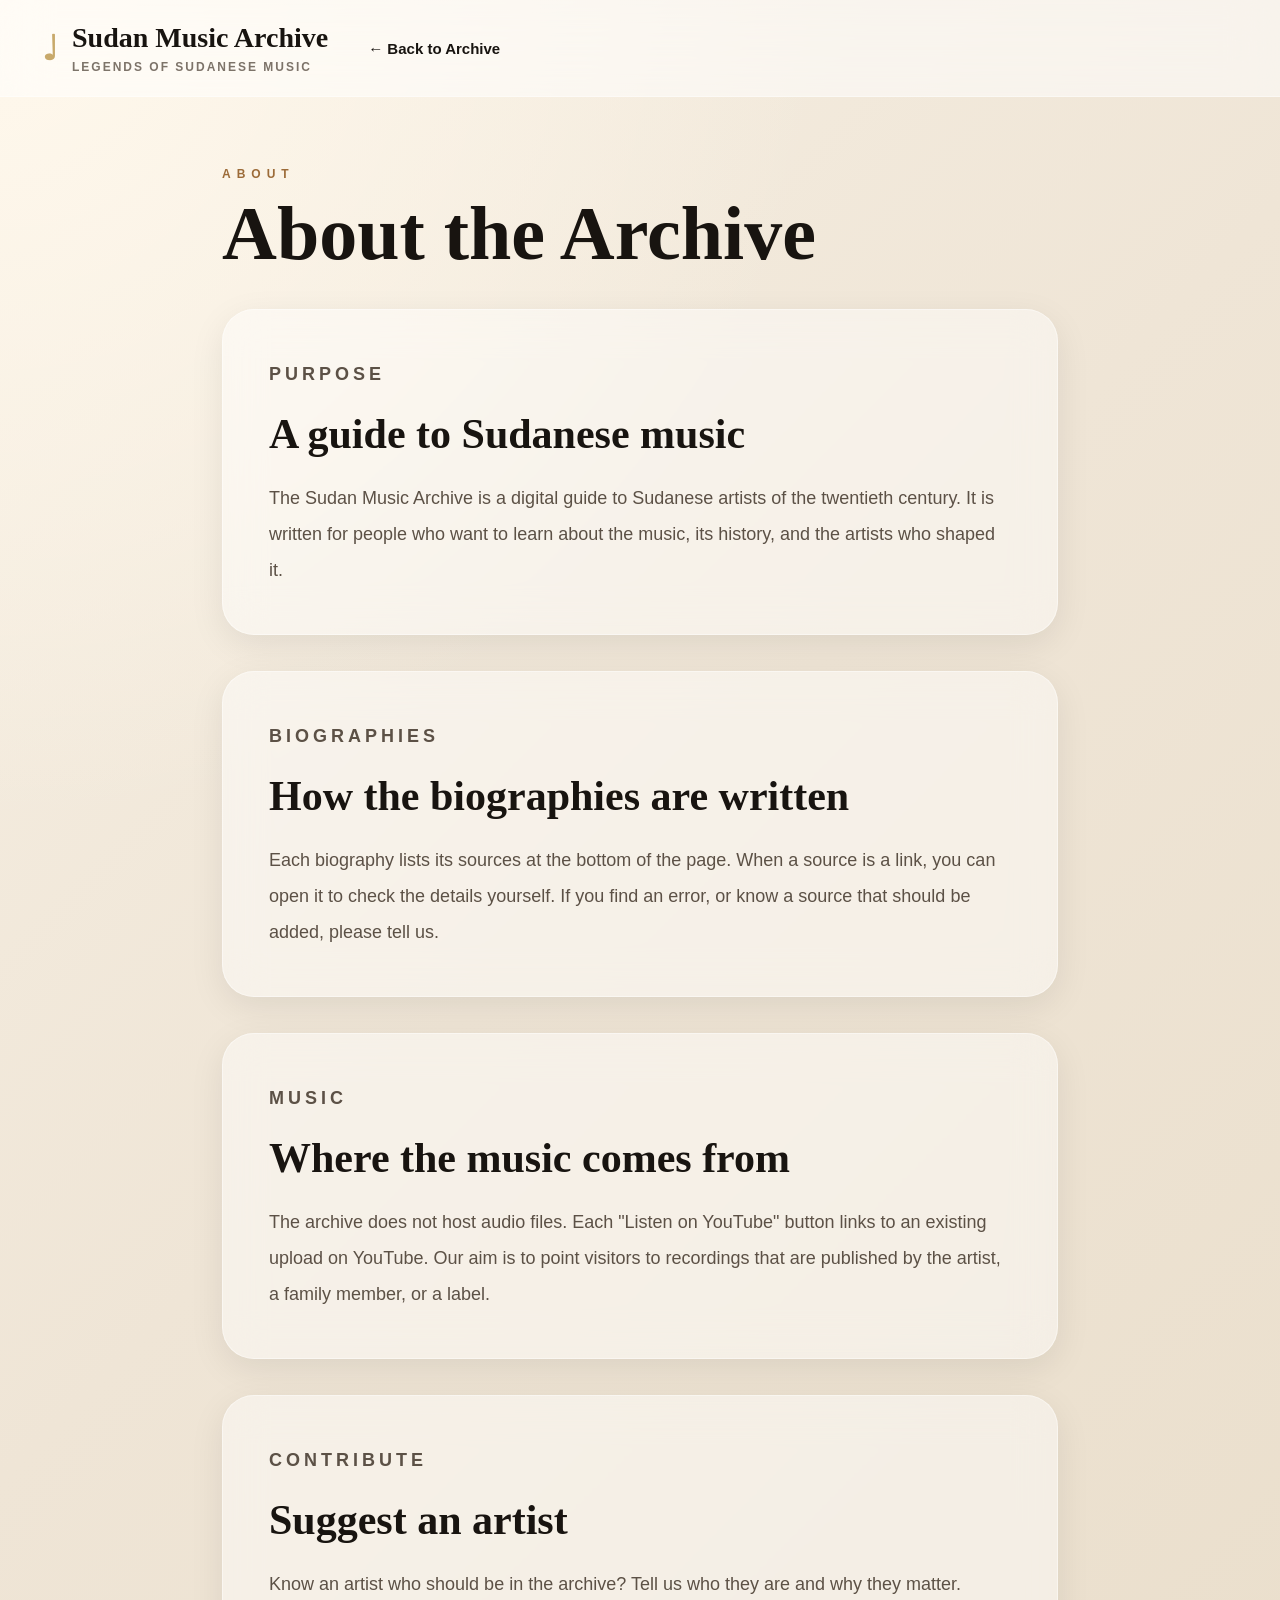
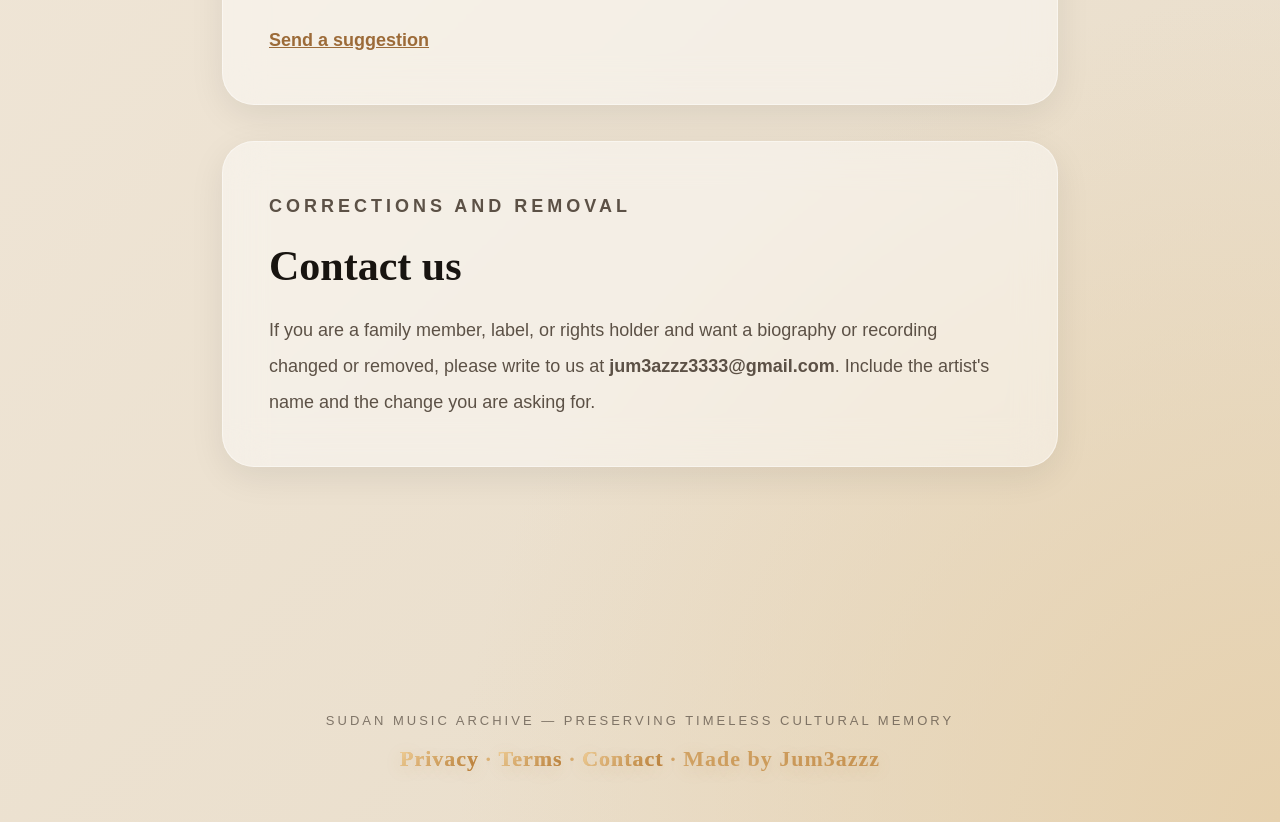
<file: about.html>
<!DOCTYPE html>
<html lang="en">

<head>
  <meta charset="UTF-8" />
  <meta name="viewport" content="width=device-width, initial-scale=1.0" />
  <meta http-equiv="Content-Security-Policy" content="default-src 'self'; script-src 'self' 'unsafe-inline' https://cdn.jsdelivr.net; style-src 'self' 'unsafe-inline' https://fonts.googleapis.com; font-src https://fonts.gstatic.com; img-src 'self' data: https://*.supabase.co; connect-src 'self' https://*.supabase.co; object-src 'none'; base-uri 'self'; form-action 'self'" />
  <title>About | Sudan Music Archive</title>

  <meta name="description" content="About the Sudan Music Archive, a digital guide to Sudanese artists of the twentieth century." />
  <meta property="og:title" content="About | Sudan Music Archive" />
  <meta property="og:description" content="About the Sudan Music Archive, a digital guide to Sudanese artists of the twentieth century." />
  <meta property="og:type" content="website" />
  <meta property="og:image" content="https://jum3azzz.github.io/The-Voices-of-a-Nation/og-image.jpg" />
  <meta property="og:image:width" content="1200" />
  <meta property="og:image:height" content="630" />
  <meta name="twitter:card" content="summary_large_image" />
  <link rel="icon" href="favicon.svg" type="image/svg+xml" />

  <link href="https://fonts.googleapis.com/css2?family=Playfair+Display:ital,wght@0,400;0,700;1,400&family=Lato:wght@300;400;700&display=swap" rel="stylesheet" />
  <link rel="stylesheet" href="styles.css" />
</head>

<body>

  <div class="screen active">

    <!-- NAVBAR -->
    <nav class="topbar">

      <a class="topbar-brand" href="index.html" style="text-decoration:none; color: var(--text)">
        <span class="mark">♩</span>
        <div class="topbar-title">
          <span>Sudan Music Archive</span>
          <span class="topbar-tagline">Legends of Sudanese music</span>
        </div>
      </a>

      <ul class="nav-links">
        <li>
          <a href="index.html" class="about-back">← Back to Archive</a>
        </li>
      </ul>

    </nav>

    <!-- ABOUT CONTENT -->
    <main class="bio-page about-page">

      <p class="hero-eyebrow">About</p>

      <h1 class="bio-name about-title">About the Archive</h1>

      <div class="bio-section">
        <p class="bio-section-label">Purpose</p>
        <h2>A guide to Sudanese music</h2>
        <p>
          The Sudan Music Archive is a digital guide to Sudanese artists of the twentieth century.
          It is written for people who want to learn about the music, its history, and the artists who shaped it.
        </p>
      </div>

      <div class="bio-section">
        <p class="bio-section-label">Biographies</p>
        <h2>How the biographies are written</h2>
        <p>
          Each biography lists its sources at the bottom of the page.
          When a source is a link, you can open it to check the details yourself.
          If you find an error, or know a source that should be added, please tell us.
        </p>
      </div>

      <div class="bio-section">
        <p class="bio-section-label">Music</p>
        <h2>Where the music comes from</h2>
        <p>
          The archive does not host audio files.
          Each "Listen on YouTube" button links to an existing upload on YouTube.
          Our aim is to point visitors to recordings that are published by the artist, a family member, or a label.
        </p>
      </div>

      <div class="bio-section">
        <p class="bio-section-label">Contribute</p>
        <h2>Suggest an artist</h2>
        <p>
          Know an artist who should be in the archive? Tell us who they are and why they matter.
        </p>
        <p style="margin-top: 20px">
          <a href="index.html#suggest-form" class="about-link">Send a suggestion</a>
        </p>
      </div>

      <section id="contact" class="bio-section">
        <p class="bio-section-label">Corrections and removal</p>
        <h2>Contact us</h2>
        <p>
          If you are a family member, label, or rights holder and want a biography or recording changed or removed, please write to us at
          <strong>jum3azzz3333@gmail.com</strong>.
          Include the artist's name and the change you are asking for.
        </p>
      </section>


    </main>

    <footer class="page-footer">

      <div class="footer-main">
        Sudan Music Archive — Preserving timeless cultural memory
      </div>

      <div class="footer-credit">
        <a href="privacy.html">Privacy</a> · <a href="terms.html">Terms</a> · <a href="about.html#contact">Contact</a> · Made by Jum3azzz
      </div>

    </footer>

  </div>

</body>

</html>
</file>
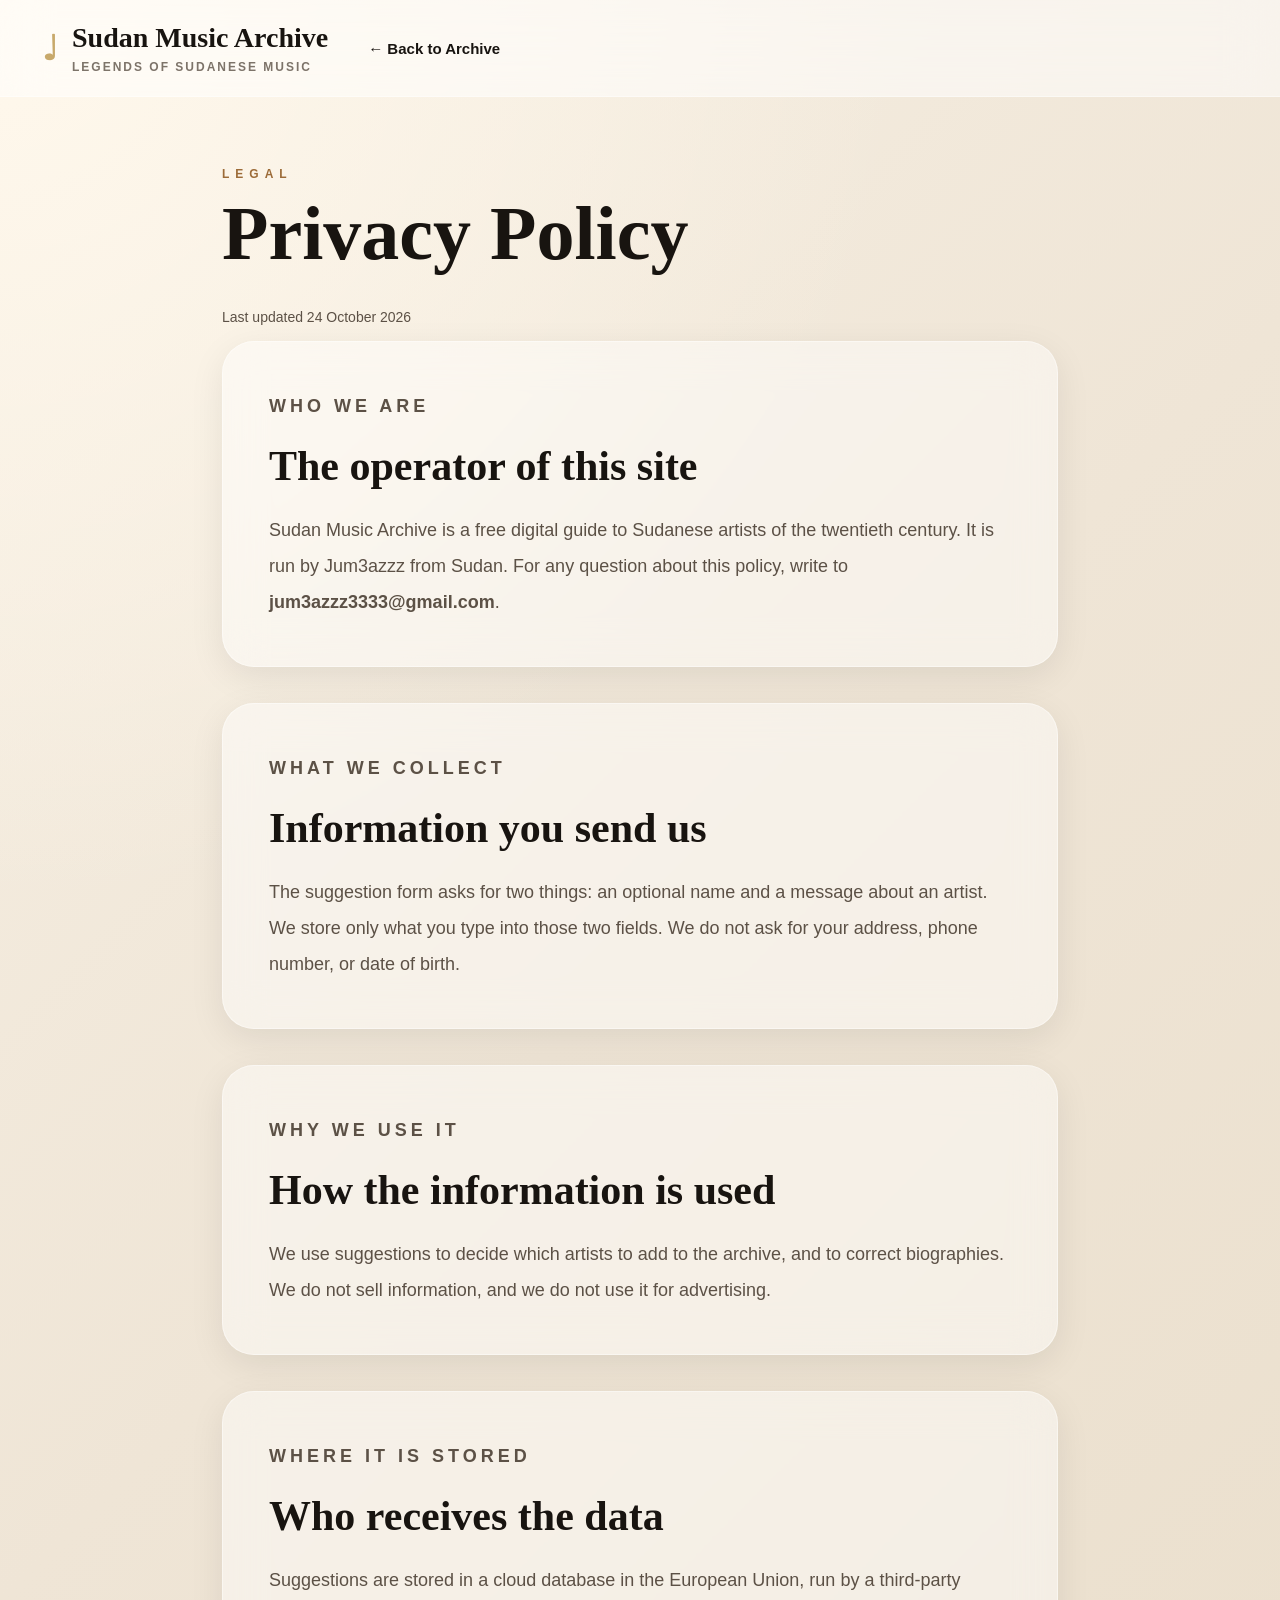
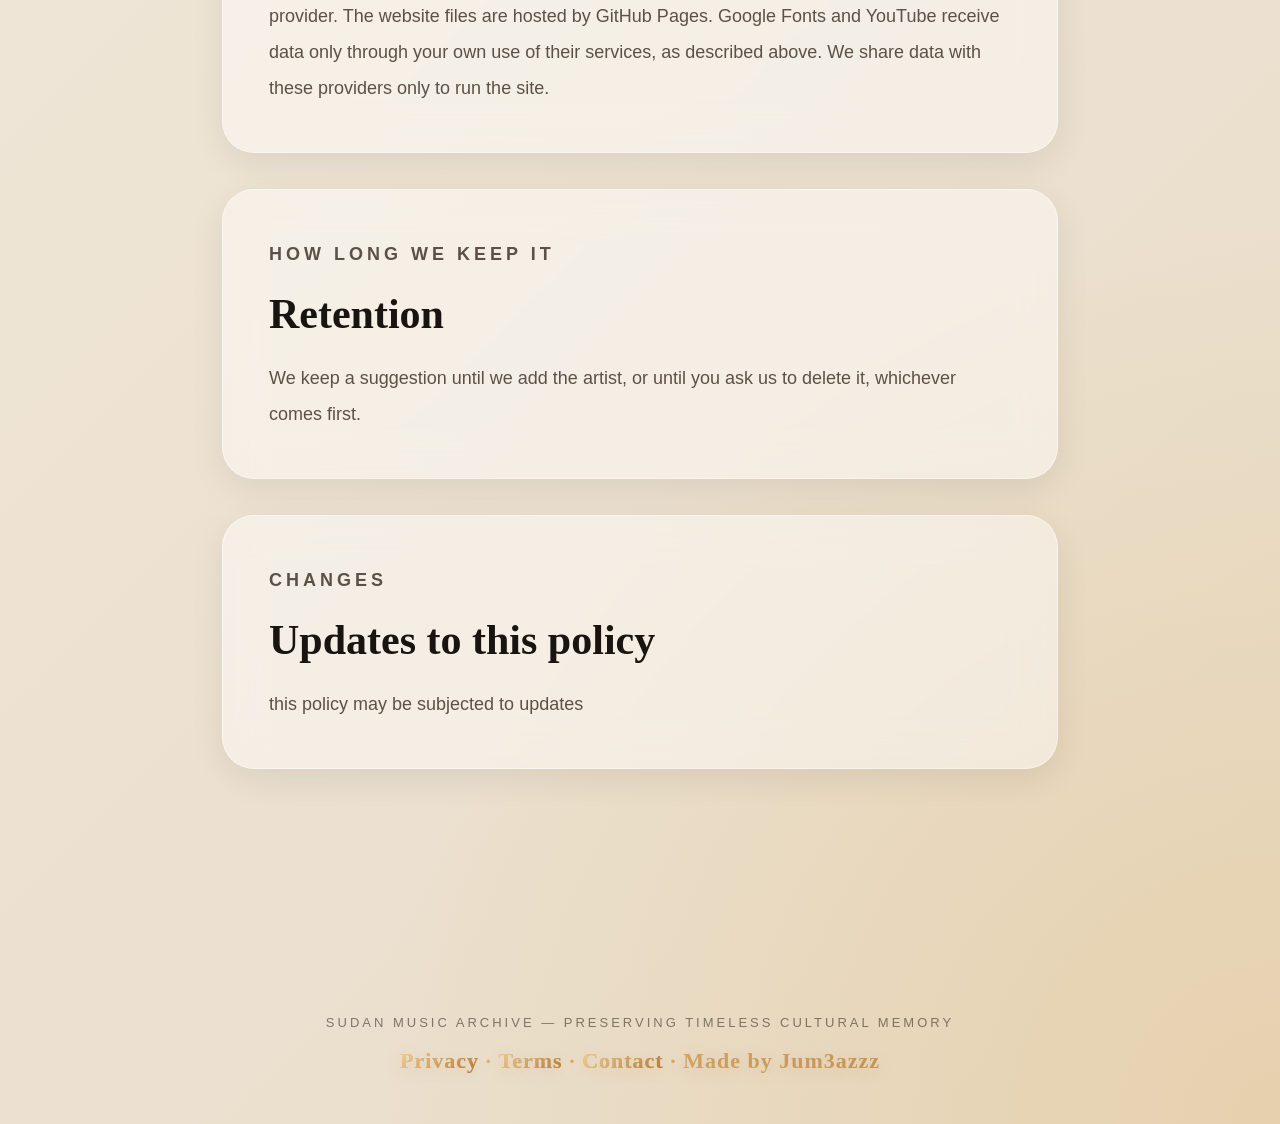
<file: privacy.html>
<!doctype html>
<html lang="en">
  <head>
    <meta charset="UTF-8" />
    <meta name="viewport" content="width=device-width, initial-scale=1.0" />
    <title>Privacy Policy | Sudan Music Archive</title>

    <meta
      name="description"
      content="How the Sudan Music Archive handles the personal information you send us."
    />
    <meta
      http-equiv="Content-Security-Policy"
      content="default-src 'self'; script-src 'self' 'unsafe-inline' https://cdn.jsdelivr.net; style-src 'self' 'unsafe-inline' https://fonts.googleapis.com; font-src https://fonts.gstatic.com; img-src 'self' data: https://*.supabase.co; connect-src 'self' https://*.supabase.co; object-src 'none'; base-uri 'self'; form-action 'self'"
    />
    <link rel="icon" href="favicon.svg" type="image/svg+xml" />

    <link
      href="https://fonts.googleapis.com/css2?family=Playfair+Display:ital,wght@0,400;0,700;1,400&family=Lato:wght@300;400;700&display=swap"
      rel="stylesheet"
    />
    <link rel="stylesheet" href="styles.css" />
  </head>

  <body>
    <div class="screen active">
      <!-- NAVBAR -->
      <nav class="topbar">
        <a
          class="topbar-brand"
          href="index.html"
          style="text-decoration: none; color: var(--text)"
        >
          <span class="mark">♩</span>
          <div class="topbar-title">
            <span>Sudan Music Archive</span>
            <span class="topbar-tagline">Legends of Sudanese music</span>
          </div>
        </a>

        <ul class="nav-links">
          <li>
            <a href="index.html" class="about-back">← Back to Archive</a>
          </li>
        </ul>
      </nav>

      <main class="bio-page about-page">
        <p class="hero-eyebrow">Legal</p>

        <h1 class="bio-name about-title">Privacy Policy</h1>

        <p class="section-hint">Last updated 24 October 2026</p>

        <div class="bio-section">
          <p class="bio-section-label">Who we are</p>
          <h2>The operator of this site</h2>
          <p>
            Sudan Music Archive is a free digital guide to Sudanese artists of
            the twentieth century. It is run by Jum3azzz from Sudan. For any
            question about this policy, write to
            <strong>jum3azzz3333@gmail.com</strong>.
          </p>
        </div>

        <div class="bio-section">
          <p class="bio-section-label">What we collect</p>
          <h2>Information you send us</h2>
          <p>
            The suggestion form asks for two things: an optional name and a
            message about an artist. We store only what you type into those two
            fields. We do not ask for your address, phone number, or date of
            birth.
          </p>
        </div>

        <div class="bio-section">
          <p class="bio-section-label">Why we use it</p>
          <h2>How the information is used</h2>
          <p>
            We use suggestions to decide which artists to add to the archive,
            and to correct biographies. We do not sell information, and we do
            not use it for advertising.
          </p>
        </div>

        <div class="bio-section">
          <p class="bio-section-label">Where it is stored</p>
          <h2>Who receives the data</h2>
          <p>
            Suggestions are stored in a cloud database in the European Union,
            run by a third-party provider. The website files are hosted by
            GitHub Pages. Google Fonts and YouTube receive data only through
            your own use of their services, as described above. We share data
            with these providers only to run the site.
          </p>
        </div>

        <div class="bio-section">
          <p class="bio-section-label">How long we keep it</p>
          <h2>Retention</h2>
          <p>
            We keep a suggestion until we add the artist, or until you ask us to
            delete it, whichever comes first.
          </p>
        </div>

        <div class="bio-section">
          <p class="bio-section-label">Changes</p>
          <h2>Updates to this policy</h2>
          <p>this policy may be subjected to updates</p>
        </div>
      </main>

      <footer class="page-footer">
        <div class="footer-main">
          Sudan Music Archive — Preserving timeless cultural memory
        </div>

        <div class="footer-credit">
          <a href="privacy.html">Privacy</a> · <a href="terms.html">Terms</a> · <a href="about.html#contact">Contact</a> ·
          Made by Jum3azzz
        </div>
      </footer>
    </div>
  </body>
</html>
</file>
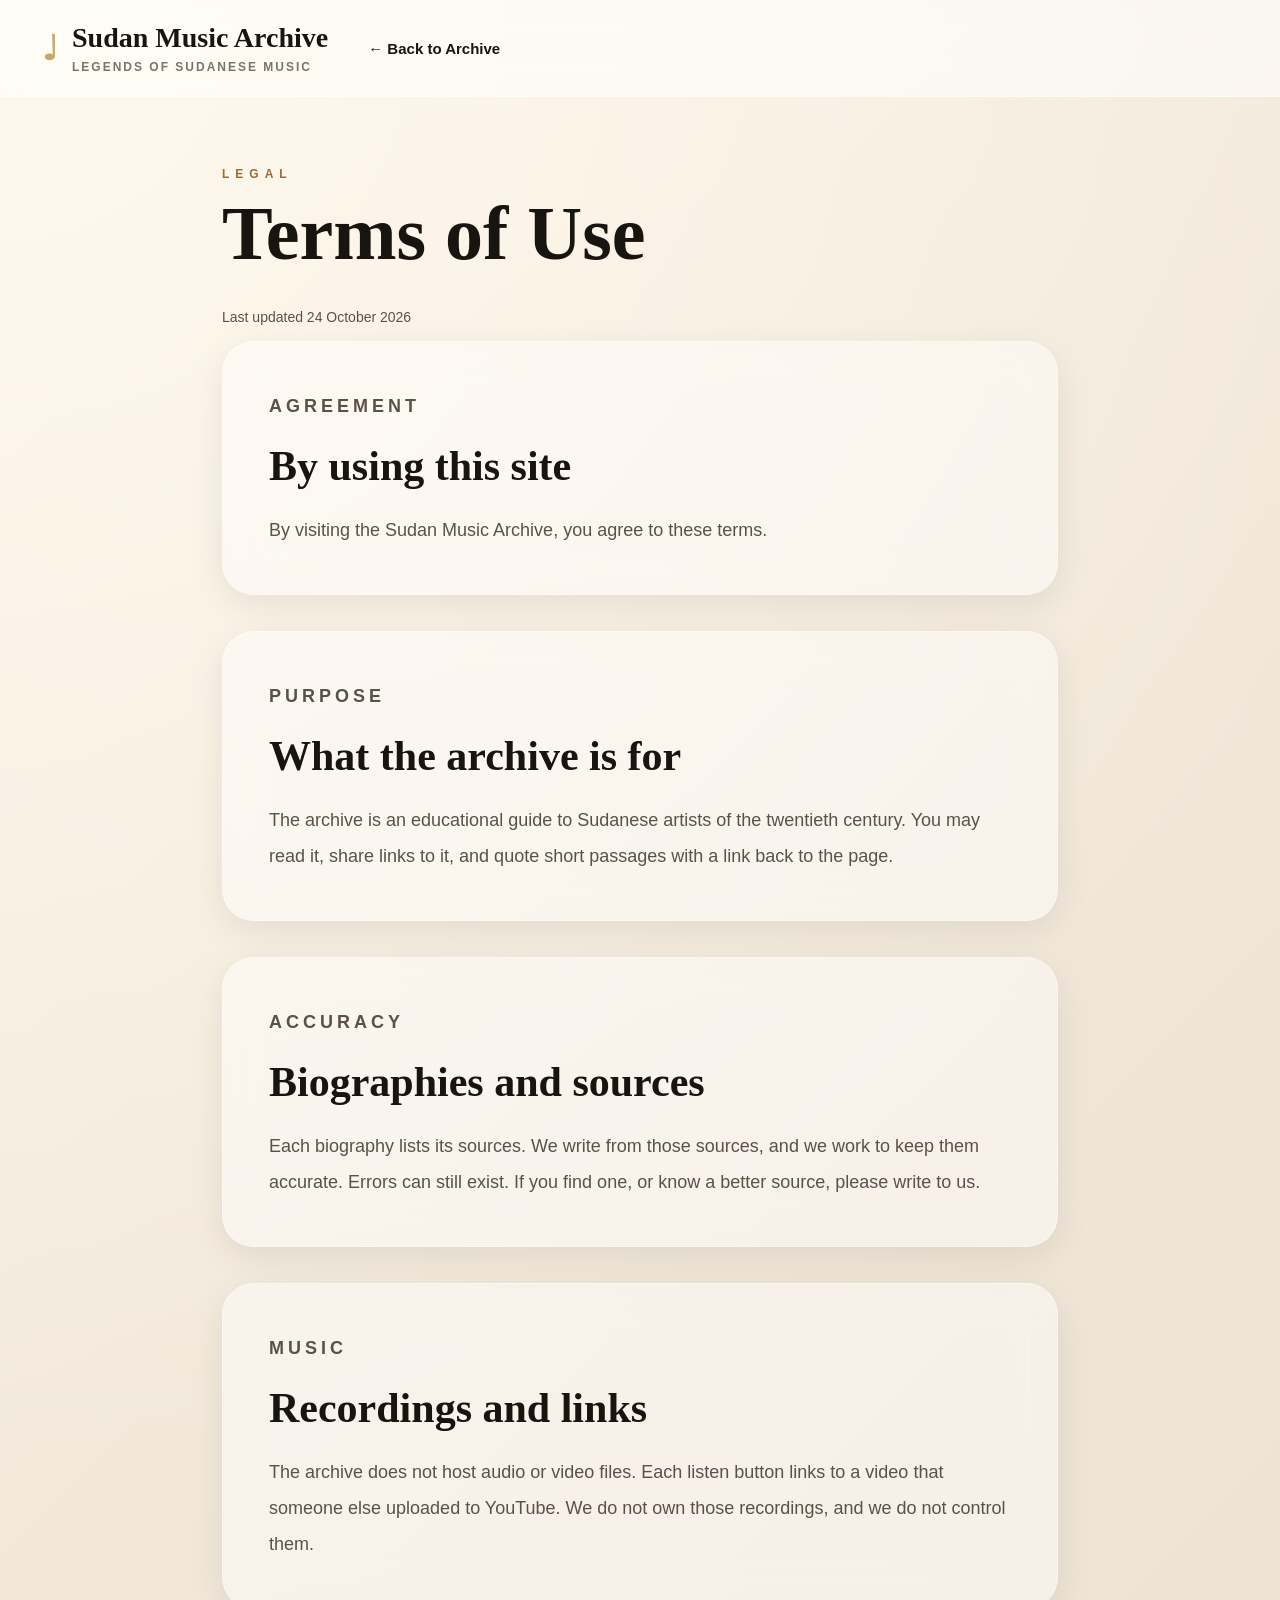
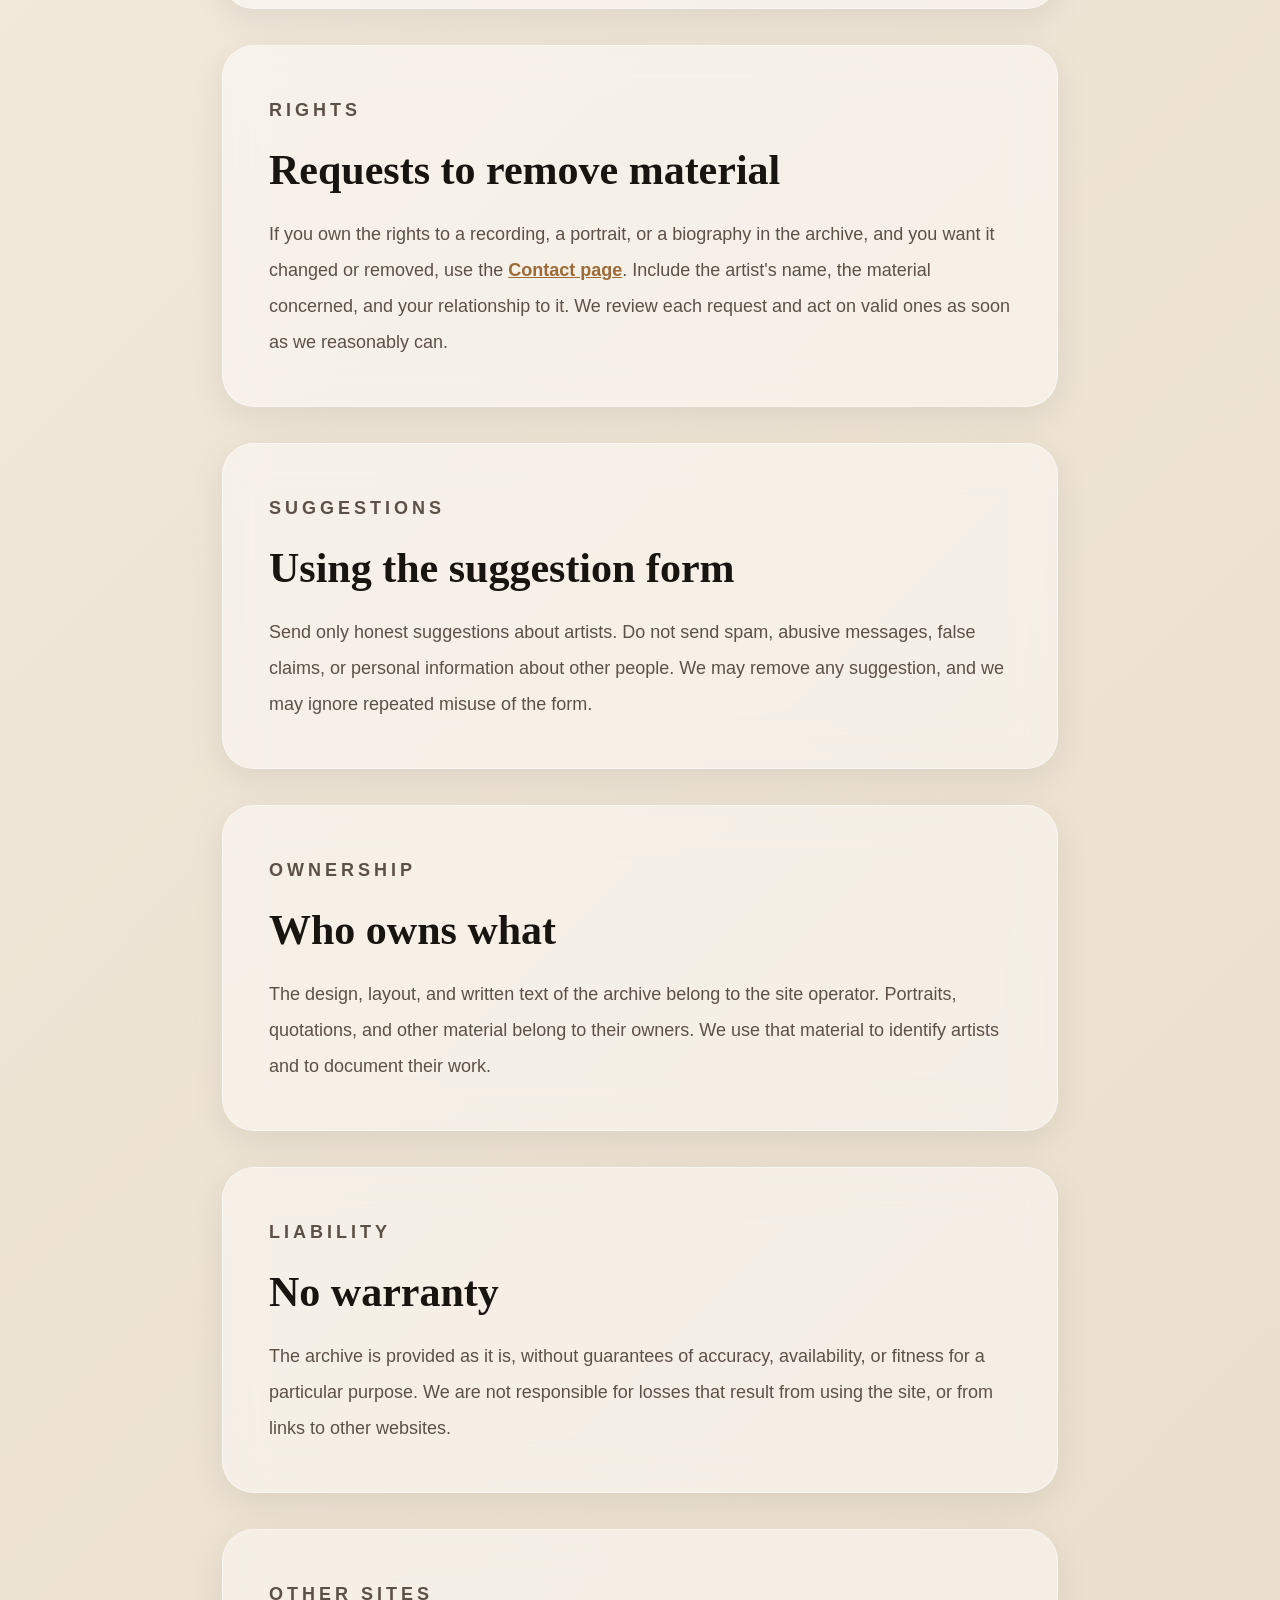
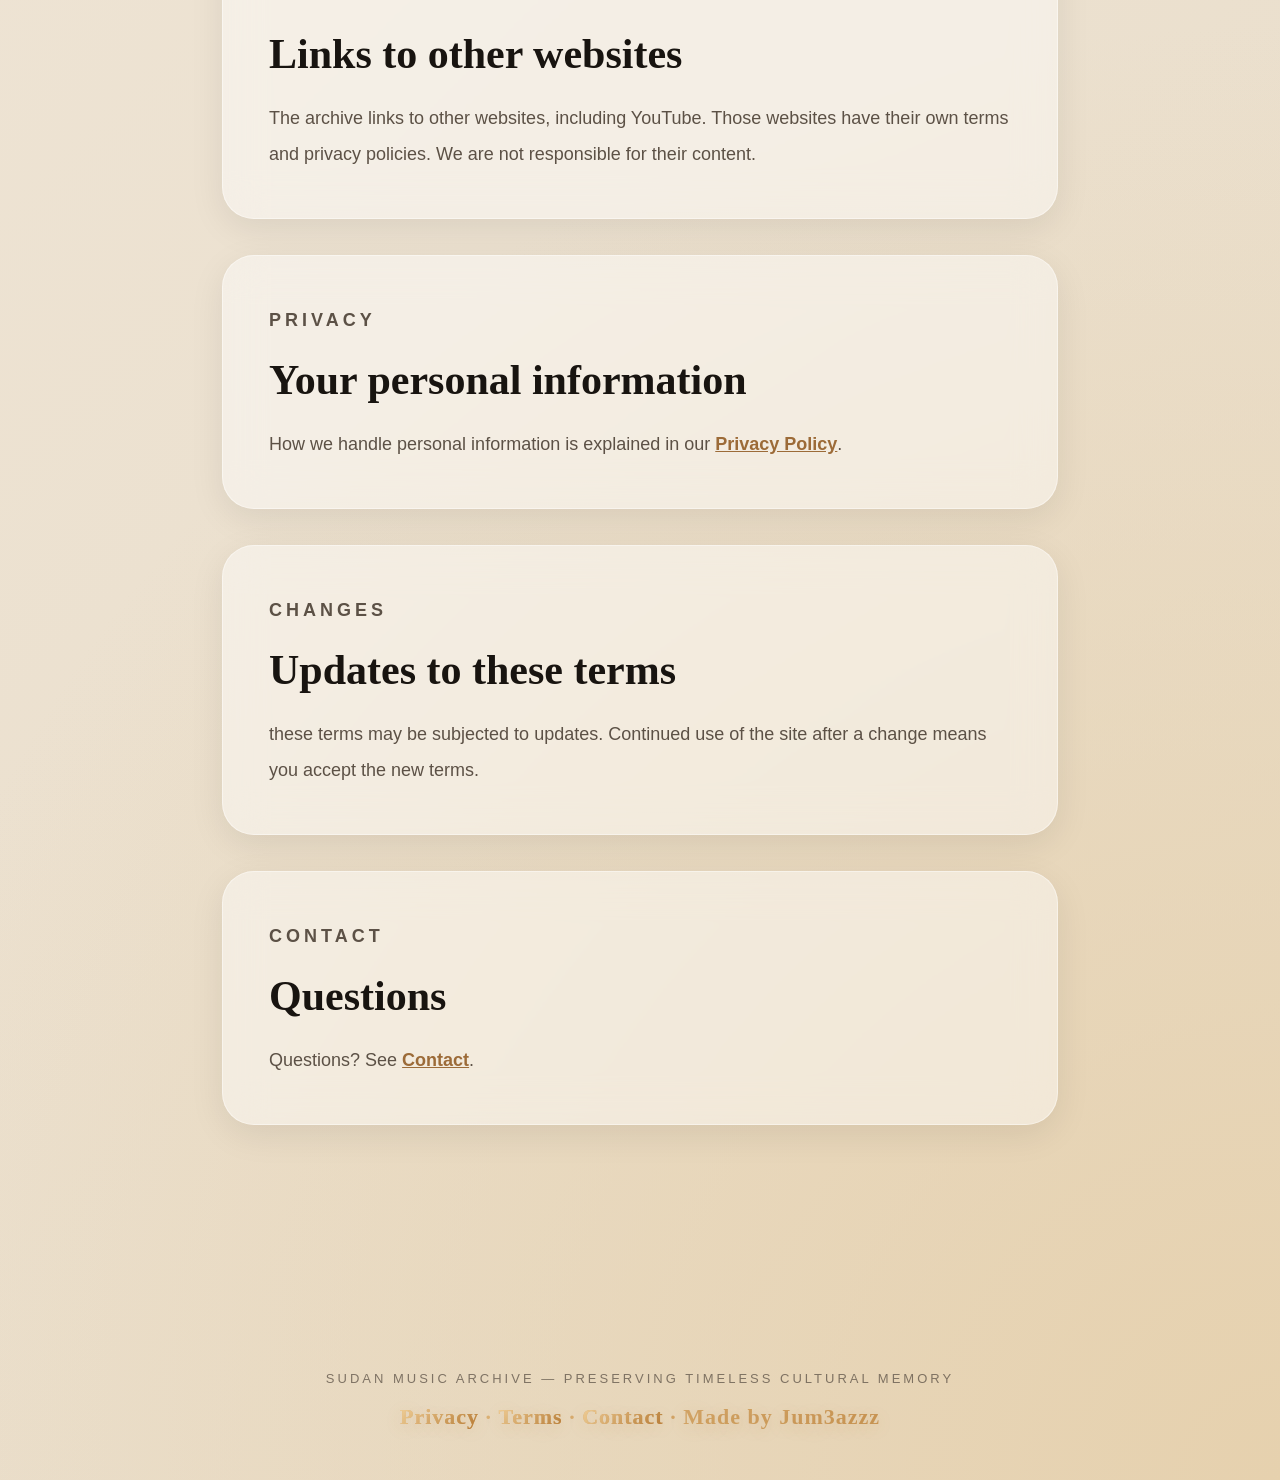
<file: terms.html>
<!doctype html>
<html lang="en">
  <head>
    <meta charset="UTF-8" />
    <meta name="viewport" content="width=device-width, initial-scale=1.0" />
    <title>Terms of Use | Sudan Music Archive</title>

    <meta
      name="description"
      content="The rules for using the Sudan Music Archive."
    />
    <meta
      http-equiv="Content-Security-Policy"
      content="default-src 'self'; script-src 'self' 'unsafe-inline' https://cdn.jsdelivr.net; style-src 'self' 'unsafe-inline' https://fonts.googleapis.com; font-src https://fonts.gstatic.com; img-src 'self' data: https://*.supabase.co; connect-src 'self' https://*.supabase.co; object-src 'none'; base-uri 'self'; form-action 'self'"
    />
    <link rel="icon" href="favicon.svg" type="image/svg+xml" />

    <link
      href="https://fonts.googleapis.com/css2?family=Playfair+Display:ital,wght@0,400;0,700;1,400&family=Lato:wght@300;400;700&display=swap"
      rel="stylesheet"
    />
    <link rel="stylesheet" href="styles.css" />
  </head>

  <body>
    <div class="screen active">
      <!-- NAVBAR -->
      <nav class="topbar">
        <a
          class="topbar-brand"
          href="index.html"
          style="text-decoration: none; color: var(--text)"
        >
          <span class="mark">♩</span>
          <div class="topbar-title">
            <span>Sudan Music Archive</span>
            <span class="topbar-tagline">Legends of Sudanese music</span>
          </div>
        </a>

        <ul class="nav-links">
          <li>
            <a href="index.html" class="about-back">← Back to Archive</a>
          </li>
        </ul>
      </nav>

      <main class="bio-page about-page">
        <p class="hero-eyebrow">Legal</p>

        <h1 class="bio-name about-title">Terms of Use</h1>

        <p class="section-hint">Last updated 24 October 2026</p>

        <div class="bio-section">
          <p class="bio-section-label">Agreement</p>
          <h2>By using this site</h2>
          <p>By visiting the Sudan Music Archive, you agree to these terms.</p>
        </div>

        <div class="bio-section">
          <p class="bio-section-label">Purpose</p>
          <h2>What the archive is for</h2>
          <p>
            The archive is an educational guide to Sudanese artists of the
            twentieth century. You may read it, share links to it, and quote
            short passages with a link back to the page.
          </p>
        </div>

        <div class="bio-section">
          <p class="bio-section-label">Accuracy</p>
          <h2>Biographies and sources</h2>
          <p>
            Each biography lists its sources. We write from those sources, and
            we work to keep them accurate. Errors can still exist. If you find
            one, or know a better source, please write to us.
          </p>
        </div>

        <div class="bio-section">
          <p class="bio-section-label">Music</p>
          <h2>Recordings and links</h2>
          <p>
            The archive does not host audio or video files. Each listen button
            links to a video that someone else uploaded to YouTube. We do not
            own those recordings, and we do not control them.
          </p>
        </div>

        <div class="bio-section">
          <p class="bio-section-label">Rights</p>
          <h2>Requests to remove material</h2>
          <p>
            If you own the rights to a recording, a portrait, or a biography in
            the archive, and you want it changed or removed, use the
            <a href="about.html#contact" class="about-link">Contact page</a>. Include the artist's name,
            the material concerned, and your relationship to it. We review each
            request and act on valid ones as soon as we reasonably can.
          </p>
        </div>

        <div class="bio-section">
          <p class="bio-section-label">Suggestions</p>
          <h2>Using the suggestion form</h2>
          <p>
            Send only honest suggestions about artists. Do not send spam,
            abusive messages, false claims, or personal information about other
            people. We may remove any suggestion, and we may ignore repeated
            misuse of the form.
          </p>
        </div>

        <div class="bio-section">
          <p class="bio-section-label">Ownership</p>
          <h2>Who owns what</h2>
          <p>
            The design, layout, and written text of the archive belong to the
            site operator. Portraits, quotations, and other material belong to
            their owners. We use that material to identify artists and to
            document their work.
          </p>
        </div>

        <div class="bio-section">
          <p class="bio-section-label">Liability</p>
          <h2>No warranty</h2>
          <p>
            The archive is provided as it is, without guarantees of accuracy,
            availability, or fitness for a particular purpose. We are not
            responsible for losses that result from using the site, or from
            links to other websites.
          </p>
        </div>

        <div class="bio-section">
          <p class="bio-section-label">Other sites</p>
          <h2>Links to other websites</h2>
          <p>
            The archive links to other websites, including YouTube. Those
            websites have their own terms and privacy policies. We are not
            responsible for their content.
          </p>
        </div>

        <div class="bio-section">
          <p class="bio-section-label">Privacy</p>
          <h2>Your personal information</h2>
          <p>
            How we handle personal information is explained in our
            <a href="privacy.html" class="about-link">Privacy Policy</a>.
          </p>
        </div>

        <div class="bio-section">
          <p class="bio-section-label">Changes</p>
          <h2>Updates to these terms</h2>
          <p>
            these terms may be subjected to updates. Continued use of the site
            after a change means you accept the new terms.
          </p>
        </div>

        <div class="bio-section">
          <p class="bio-section-label">Contact</p>
          <h2>Questions</h2>
          <p>Questions? See <a href="about.html#contact" class="about-link">Contact</a>.</p>
        </div>
      </main>

      <footer class="page-footer">
        <div class="footer-main">
          Sudan Music Archive — Preserving timeless cultural memory
        </div>

        <div class="footer-credit">
          <a href="privacy.html">Privacy</a> · <a href="terms.html">Terms</a> · <a href="about.html#contact">Contact</a> ·
          Made by Jum3azzz
        </div>
      </footer>
    </div>
  </body>
</html>
</file>
<file: styles.css>
/* Sudan Music Archive: stylesheet. Sections are in cascade order. */

/* ===== BASE ===== */
:root {
  --bg: #f6f1e7;
  --bg-2: #ece2d0;
  --paper: rgba(255, 255, 255, 0.72);
  --glass: rgba(255, 255, 255, 0.52);
  --text: #181410;
  --text-soft: #5c5146;
  --gold: #c8a96b;
  --gold-2: #e0c48f;
  --bronze: #9c6b38;
  --espresso: #2d2118;
  --shadow: 0 25px 60px rgba(0, 0, 0, 0.12);
  --shadow-soft: 0 10px 35px rgba(0, 0, 0, 0.08);
  --border: rgba(200, 169, 107, 0.25);
  --radius: 28px;
}
* {
  margin: 0;
  padding: 0;
  box-sizing: border-box;
}
html {
  scroll-behavior: smooth;
}
body {
  background: radial-gradient(circle at top left, #fff8ec 0%, transparent 30%),
    radial-gradient(circle at bottom right, #e6d1ae 0%, transparent 30%),
    linear-gradient(135deg, #f7f0e4 0%, #efe5d6 40%, #e8dcc8 100%);
  min-height: 100vh;
  color: var(--text);
  font-family: "Lato", sans-serif;
  overflow-x: hidden;
}
.screen {
  display: none;
  min-height: 100vh;
}
.screen.active {
  display: flex;
  flex-direction: column;
}
.form-group {
  margin-bottom: 24px;
}
.form-group label {
  display: block;
  margin-bottom: 10px;
  color: var(--text-soft);
  font-size: 13px;
  font-weight: 700;
  letter-spacing: 1px;
  text-transform: uppercase;
}
.form-group input {
  width: 100%;
  padding: 18px 20px;
  border-radius: 18px;
  border: 1px solid rgba(255, 255, 255, 0.45);
  background: rgba(255, 255, 255, 0.52);
  backdrop-filter: blur(10px);
  font-size: 16px;
  transition: 0.35s;
}
.form-group input:focus {
  outline: none;
  transform: translateY(-1px);
  border-color: var(--gold);
  box-shadow: 0 0 0 4px rgba(200, 169, 107, 0.15);
}
[hidden] {
  display: none !important;
}

/* ===== NAVBAR ===== */
.topbar {
  position: sticky;
  top: 0;
  z-index: 1000;
  display: flex;
  align-items: center;
  justify-content: flex-start;
  gap: 36px;
  padding: 22px 42px;
  background: rgba(255, 255, 255, 0.52);
  backdrop-filter: blur(24px);
  border-bottom: 1px solid rgba(255, 255, 255, 0.4);
}
.topbar-brand {
  display: flex;
  align-items: center;
  gap: 14px;
  cursor: pointer;
  font-family: "Playfair Display", serif;
  font-size: 28px;
  font-weight: 700;
}
.mark {
  font-size: 34px;
  color: var(--gold);
}
.nav-links li {
  position: relative;
}
.nav-links a:hover {
  color: var(--bronze);
}
.nav-links a {
  text-decoration: none;
  color: var(--text);
  font-size: 15px;
  font-weight: 700;
  transition: 0.3s;
  display: inline-flex;
  align-items: center;
  min-height: 44px;
  padding: 0 4px;
}
.topbar-title {
  display: flex;
  flex-direction: column;
  gap: 4px;
}
.nav-cta:active {
  transform: scale(0.97);
  transition-duration: 0.1s;
}
.nav-cta:focus-visible {
  outline: 2px solid var(--gold);
  outline-offset: 3px;
}
.nav-button:active {
  transform: scale(0.97);
  transition-duration: 0.1s;
}
.nav-button:focus-visible {
  outline: 2px solid var(--gold);
  outline-offset: 3px;
}
.nav-links .nav-cta,
.nav-links .nav-button {
  display: inline-flex;
  align-items: center;
  min-height: 44px;
  padding: 0 22px;
  border: none;
  border-radius: 999px;
  background: linear-gradient(135deg, var(--gold), var(--bronze));
  color: white;
  font-size: 14px;
  font-weight: 700;
  letter-spacing: 1px;
  text-transform: uppercase;
  text-decoration: none;
  box-shadow: var(--shadow-soft);
}
.nav-links .nav-cta:hover,
.nav-links .nav-button:hover {
  color: white;
  transform: translateY(-2px);
  box-shadow: 0 18px 40px rgba(156, 107, 56, 0.32);
}
.nav-links {
  display: flex;
  align-items: center;
  gap: 10px;
  list-style: none;
}
.nav-cta {
  display: inline-flex;
  align-items: center;
  min-height: 44px;
  letter-spacing: 1px;
  text-transform: uppercase;
  box-shadow: var(--shadow-soft);
  padding: 9px 16px;
  font: inherit;
  font-size: 14px;
  font-weight: 700;
  white-space: nowrap;
  text-decoration: none;
  border-radius: 999px;
  border: 1px solid var(--gold);
  background: rgba(255, 255, 255, 0.7);
  color: var(--bronze);
  cursor: pointer;
  transition: transform 0.2s ease,
    background 0.2s ease,
    color 0.2s ease,
    opacity 0.3s ease;
}
.nav-button {
  display: inline-flex;
  align-items: center;
  min-height: 44px;
  letter-spacing: 1px;
  text-transform: uppercase;
  box-shadow: var(--shadow-soft);
  padding: 9px 16px;
  font: inherit;
  font-size: 14px;
  font-weight: 700;
  white-space: nowrap;
  text-decoration: none;
  border-radius: 999px;
  border: 1px solid var(--gold);
  background: rgba(255, 255, 255, 0.7);
  color: var(--bronze);
  cursor: pointer;
  transition: transform 0.2s ease,
    background 0.2s ease,
    color 0.2s ease,
    opacity 0.3s ease;
}
.nav-cta:hover {
  transform: translateY(-2px);
  box-shadow: 0 18px 40px rgba(156, 107, 56, 0.32);
  background: linear-gradient(135deg, var(--gold), var(--bronze));
  border-color: transparent;
  color: #fff;
}
.nav-button:hover {
  transform: translateY(-2px);
  box-shadow: 0 18px 40px rgba(156, 107, 56, 0.32);
  background: linear-gradient(135deg, var(--gold), var(--bronze));
  border-color: transparent;
  color: #fff;
}
.nav-cta-hidden {
  visibility: hidden;
  transition: opacity 0.4s ease,
    transform 0.4s ease,
    box-shadow 0.35s ease,
    visibility 0s linear 0.4s;
  opacity: 0;
  pointer-events: none;
  transform: translateY(-6px);
}
.topbar-tagline {
  font-family: "Lato", sans-serif;
  font-weight: 700;
  opacity: 0.8;
  display: block;
  margin-top: 2px;
  font-size: 12px;
  letter-spacing: 2px;
  text-transform: uppercase;
  color: var(--text-soft);
}
@media (prefers-reduced-motion: reduce) {
  .nav-cta:hover {
    transform: none;
  }
  .nav-cta:active {
    transform: none;
  }
  .nav-cta {
    transition: opacity 0.2s ease,
      visibility 0s linear 0s;
    transform: none;
  }
  .nav-cta-hidden {
    transition: opacity 0.2s ease,
      visibility 0s linear 0s;
    transform: none;
  }
  .nav-button:hover {
    transform: none;
  }
  .nav-button:active {
    transform: none;
  }
}
@media (max-width: 720px) {
  .topbar {
    flex-wrap: wrap;
    gap: 12px;
    padding: 14px 16px;
  }
  .topbar-brand {
    min-width: 0;
    flex: 1 1 auto;
  }
  .topbar-title span:first-child {
    font-size: 18px;
  }
  .topbar-tagline {
    font-size: 10px;
    letter-spacing: 1.5px;
  }
  .nav-links {
    width: 100%;
    justify-content: flex-end;
  }
}

/* ===== HOME ===== */
.home-hero {
  padding: 100px 50px 80px;
  position: relative;
}
.hero-content {
  max-width: 1500px;
  margin: auto;
  text-align: center;
}
.hero-eyebrow {
  color: var(--bronze);
  text-transform: uppercase;
  letter-spacing: 6px;
  font-size: 12px;
  font-weight: 700;
}
.hero-title {
  margin-top: 24px;
  font-family: "Playfair Display", serif;
  font-size: 92px;
  line-height: 0.95;
  letter-spacing: -3px;
}
.hero-title em {
  font-style: italic;
  background: linear-gradient(135deg, var(--gold), var(--bronze));
  -webkit-background-clip: text;
  -webkit-text-fill-color: transparent;
}
.hero-divider {
  width: 180px;
  height: 2px;
  margin: 34px auto;
  background: linear-gradient(90deg, transparent, var(--gold), transparent);
}
.hero-sub {
  max-width: 900px;
  margin: auto;
  color: var(--text-soft);
  font-size: 20px;
  line-height: 1.9;
}
.artist-cards {
  margin-top: 80px;
  display: grid;
  grid-template-columns: repeat(auto-fit, minmax(220px, 1fr));
  gap: 32px;
}
.artist-card {
  position: relative;
  overflow: hidden;
  border-radius: 34px;
  cursor: pointer;
  background: rgba(255, 255, 255, 0.45);
  backdrop-filter: blur(24px);
  border: 1px solid rgba(255, 255, 255, 0.38);
  box-shadow: var(--shadow-soft);
  transition: 0.45s;
}
.artist-card:hover {
  transform: translateY(-14px) scale(1.02);
  box-shadow: 0 35px 70px rgba(0, 0, 0, 0.16);
}
.artist-img {
  width: 100%;
  height: 340px;
  object-fit: cover;
  transition: 0.6s;
}
.artist-card:hover .artist-img {
  transform: scale(1.05);
}
.ac-name {
  display: block;
  padding: 24px;
  font-family: "Playfair Display", serif;
  font-size: 28px;
}
.suggest-section {
  max-width: 720px;
  margin: 0 auto 60px;
  padding: 0 32px;
  text-align: center;
}
.suggest-title {
  font-family: "Playfair Display", serif;
  font-size: 44px;
  margin: 16px 0 28px;
}
.suggest-form {
  text-align: left;
  background: rgba(255, 255, 255, 0.45);
  backdrop-filter: blur(20px);
  border: 1px solid rgba(255, 255, 255, 0.42);
  border-radius: 32px;
  padding: 40px;
  box-shadow: var(--shadow-soft);
}
.suggest-form textarea {
  width: 100%;
  min-height: 120px;
  padding: 18px 20px;
  border-radius: 18px;
  border: 1px solid rgba(255, 255, 255, 0.45);
  background: rgba(255, 255, 255, 0.52);
  font: inherit;
  font-size: 16px;
  resize: vertical;
  transition: 0.35s;
}
.suggest-form textarea:focus {
  outline: none;
  border-color: var(--gold);
  box-shadow: 0 0 0 4px rgba(200, 169, 107, 0.15);
}
.suggest-form .login-btn {
  width: auto;
  padding: 16px 32px;
}
.suggest-form .login-btn:disabled {
  opacity: 0.6;
  cursor: default;
}
.suggest-status {
  margin-top: 18px;
  color: var(--text-soft);
  font-size: 15px;
}
.hp {
  position: absolute;
  left: -9999px;
  width: 1px;
  height: 1px;
  opacity: 0;
}
.artist-pager {
  display: flex;
  justify-content: center;
  align-items: center;
  gap: 10px;
  flex-wrap: wrap;
  margin-top: 50px;
}
.page-btn {
  min-width: 44px;
  padding: 12px 16px;
  border-radius: 16px;
  border: 1px solid rgba(255, 255, 255, 0.42);
  background: rgba(255, 255, 255, 0.45);
  backdrop-filter: blur(12px);
  color: var(--bronze);
  font: inherit;
  font-size: 15px;
  font-weight: 700;
  cursor: pointer;
  transition: 0.3s;
}
.page-btn:hover {
  transform: translateY(-2px);
  box-shadow: var(--shadow-soft);
}
.page-btn.active {
  background: linear-gradient(135deg, var(--gold), var(--bronze));
  border-color: transparent;
  color: white;
}
.page-btn:disabled {
  opacity: 0.4;
  cursor: default;
  transform: none;
  box-shadow: none;
}
.loading-note {
  grid-column: 1 / -1;
  color: var(--text-soft);
  font-size: 18px;
  padding: 40px 0;
  text-align: center;
}
@media (prefers-reduced-motion: reduce) {
  .page-btn:hover {
    transform: none;
  }
}
@media (max-width: 720px) {
  /* Hero: full title visible on first load */
  .home-hero {
    padding: 48px 20px 36px;
  }
  .hero-title {
    font-size: 40px;
    letter-spacing: -0.5px;
    line-height: 1.05;
    margin-top: 16px;
  }
  .hero-divider {
    margin: 20px auto;
    width: 100px;
  }
  .hero-sub {
    font-size: 15px;
    line-height: 1.7;
  }
  /* 2-column artist grid */
  .artist-cards {
    grid-template-columns: repeat(2, 1fr);
    gap: 12px;
    margin-top: 32px;
  }
  .artist-img {
    height: 180px;
  }
  .ac-name {
    font-size: 16px;
    padding: 12px;
  }
  /* Pagination touch targets */
  .page-btn {
    min-height: 48px;
    min-width: 48px;
  }
  /* Suggest section */
  .suggest-title {
    font-size: 28px;
  }
  .suggest-form {
    padding: 20px;
    border-radius: 24px;
  }
  /* Footer links easier to tap */
  .page-footer {
    padding: 40px 20px;
  }
}

/* ===== BIO ===== */
.bio-page {
  width: 100%;
  max-width: 1300px;
  margin: 70px auto;
  padding: 0 32px;
}
.bio-back {
  border: none;
  background: none;
  cursor: pointer;
  color: var(--bronze);
  font-size: 15px;
  font-weight: 700;
  margin-bottom: 36px;
}
.bio-header {
  display: grid;
  grid-template-columns: 420px 1fr;
  gap: 70px;
  align-items: center;
  margin-bottom: 70px;
}
.bio-img-wrap {
  position: relative;
}
.bio-img-wrap::after {
  content: "";
  position: absolute;
  inset: -18px;
  border-radius: 40px;
  border: 1px solid rgba(255, 255, 255, 0.45);
  z-index: -1;
}
.bio-img-wrap img {
  width: 100%;
  border-radius: 36px;
  box-shadow: 0 35px 80px rgba(0, 0, 0, 0.18);
}
.bio-tag {
  display: inline-block;
  padding: 12px 18px;
  border-radius: 999px;
  background: rgba(255, 255, 255, 0.55);
  backdrop-filter: blur(12px);
  color: var(--bronze);
  font-size: 12px;
  font-weight: 700;
  letter-spacing: 2px;
  text-transform: uppercase;
}
.bio-name {
  margin-top: 22px;
  font-family: "Playfair Display", serif;
  font-size: 76px;
  line-height: 0.95;
}
.bio-dates {
  margin-top: 18px;
  color: var(--text-soft);
  font-size: 20px;
}
.bio-summary {
  margin-top: 30px;
  color: var(--text-soft);
  font-size: 19px;
  line-height: 2;
}
.bio-music-btn {
  display: inline-block;
  margin-top: 34px;
  padding: 18px 28px;
  border-radius: 18px;
  text-decoration: none;
  background: linear-gradient(135deg, var(--gold), var(--bronze));
  color: white;
  font-weight: 700;
  transition: 0.35s;
}
.bio-music-btn:hover {
  transform: translateY(-3px);
  box-shadow: 0 20px 45px rgba(156, 107, 56, 0.32);
}
.bio-section {
  margin-bottom: 36px;
  padding: 46px;
  border-radius: 32px;
  background: rgba(255, 255, 255, 0.45);
  backdrop-filter: blur(20px);
  border: 1px solid rgba(255, 255, 255, 0.42);
  box-shadow: var(--shadow-soft);
}
.bio-section-label {
  color: var(--bronze);
  text-transform: uppercase;
  letter-spacing: 4px;
  font-size: 12px;
  font-weight: 700;
  margin-bottom: 18px;
}
.bio-section h2 {
  font-family: "Playfair Display", serif;
  font-size: 42px;
  margin-bottom: 22px;
}
.bio-section p {
  color: var(--text-soft);
  font-size: 18px;
  line-height: 2;
}
.bio-sources li {
  color: var(--text-soft);
  font-size: 16px;
  line-height: 1.9;
  margin-bottom: 10px;
  word-break: break-word;
}
.bio-updated {
  margin-top: 18px;
  font-size: 14px;
  color: var(--text-soft);
  opacity: 0.8;
}
.bio-pager {
  display: flex;
  justify-content: space-between;
  gap: 16px;
  margin-top: 40px;
}
.bio-pager a {
  padding: 14px 22px;
  border-radius: 18px;
  background: rgba(255, 255, 255, 0.45);
  border: 1px solid rgba(255, 255, 255, 0.42);
  box-shadow: var(--shadow-soft);
  transition: 0.35s;
  color: var(--bronze);
  font-weight: 700;
  text-decoration: none;
}
.bio-pager a:hover {
  transform: translateY(-3px);
  text-decoration: underline;
}
.bio-sources ul {
  display: grid;
  gap: 10px;
  padding: 0;
  list-style: none;
}
.bio-sources a {
  color: var(--bronze);
  overflow-wrap: anywhere;
}
.bio-intro {
  min-width: 0;
}
@media (max-width: 760px) {
  .bio-pager a {
    font-size: 14px;
    padding: 12px 16px;
  }
}
@media (max-width: 720px) {
  .bio-header {
    display: grid;
    grid-template-columns: 1fr;
    gap: 24px;
  }
  .bio-name {
    font-size: 36px;
    line-height: 1.1;
    overflow-wrap: anywhere;
  }
  .bio-summary {
    font-size: 16px;
  }
  .bio-pager {
    flex-direction: column;
  }
  .bio-page {
    margin: 24px auto;
    padding: 0 16px;
  }
  /* Back button: easy tap target */
  .bio-back {
    min-height: 44px;
    display: inline-flex;
    align-items: center;
    padding: 0 4px;
    margin-bottom: 20px;
  }
  /* Bio sections: tighter to cut scroll */
  .bio-section {
    padding: 20px;
    margin-bottom: 16px;
    border-radius: 20px;
  }
  .bio-section h2 {
    font-size: 24px;
    margin-bottom: 12px;
  }
  .bio-section p {
    font-size: 15px;
    line-height: 1.75;
  }
  /* Pager: full width, easy to tap */
  .bio-pager a {
    text-align: center;
    flex: 1;
    min-height: 52px;
    display: flex;
    align-items: center;
    justify-content: center;
  }
}

/* ===== ABOUT ===== */
.about-page {
  max-width: 900px;
}
.about-title {
  margin-top: 16px;
  margin-bottom: 40px;
}
.about-back {
  color: var(--bronze);
}
.about-link {
  color: var(--bronze);
  font-weight: 700;
}

/* ===== BUTTONS ===== */
.login-btn {
  width: 100%;
  padding: 18px;
  border: none;
  border-radius: 18px;
  cursor: pointer;
  background: linear-gradient(135deg, var(--gold), var(--bronze));
  color: white;
  font-size: 15px;
  font-weight: 700;
  letter-spacing: 1px;
  text-transform: uppercase;
  transition: 0.35s;
}
.login-btn:hover {
  transform: translateY(-3px);
  box-shadow: 0 18px 40px rgba(156, 107, 56, 0.32);
}
.btn {
  display: inline-flex;
  align-items: center;
  justify-content: center;
  gap: 8px;
  height: 44px;
  padding: 0 22px;
  border-radius: 999px;
  border: 1.5px solid transparent;
  font-family: "Lato", sans-serif;
  font-size: 15px;
  font-weight: 700;
  line-height: 1;
  white-space: nowrap;
  cursor: pointer;
  transition: transform 0.2s ease,
    box-shadow 0.2s ease,
    background 0.2s ease,
    color 0.2s ease,
    border-color 0.2s ease;
}
.btn svg {
  width: 16px;
  height: 16px;
  flex-shrink: 0;
}
.btn:hover:not(:disabled) {
  transform: translateY(-1px);
}
.btn:focus-visible {
  outline: none;
  box-shadow: 0 0 0 4px rgba(200, 169, 107, 0.35);
}
.btn:disabled {
  opacity: 0.4;
  cursor: not-allowed;
}
.btn-primary {
  background: linear-gradient(135deg, var(--gold), var(--bronze));
  color: #fff;
  box-shadow: 0 10px 22px rgba(156, 107, 56, 0.25);
}
.btn-primary:hover:not(:disabled) {
  box-shadow: 0 14px 28px rgba(156, 107, 56, 0.32);
}
.btn-outline {
  background: rgba(255, 255, 255, 0.7);
  color: var(--bronze);
  border-color: var(--gold);
}
.btn-outline:hover:not(:disabled) {
  background: #fff;
  border-color: var(--bronze);
}
.btn-ghost {
  background: transparent;
  color: var(--text-soft);
  padding: 0 14px;
}
.btn-ghost:hover:not(:disabled) {
  color: var(--text);
  background: rgba(200, 169, 107, 0.12);
}
.btn-danger {
  background: transparent;
  color: #9b2c2c;
  border-color: #d6a3a3;
}
.btn-danger:hover:not(:disabled) {
  background: #9b2c2c;
  border-color: #9b2c2c;
  color: #fff;
}

/* ===== FOOTER ===== */
.page-footer {
  margin-top: 90px;
  padding: 50px 20px;
  text-align: center;
  position: relative;
}
.footer-main {
  color: var(--text-soft);
  font-size: 13px;
  letter-spacing: 3px;
  text-transform: uppercase;
  opacity: 0.75;
}
.footer-credit {
  margin-top: 18px;
  font-family: "Playfair Display", serif;
  font-size: 22px;
  font-weight: 700;
  letter-spacing: 1px;
  background: linear-gradient(135deg, #f2d29b, #b67b36);
  -webkit-background-clip: text;
  -webkit-text-fill-color: transparent;
  text-shadow: 0 4px 18px rgba(182, 123, 54, 0.18);
  transition: 0.35s;
}
.footer-credit:hover {
  transform: none;
  filter: none;
}
.footer-credit a:focus-visible {
  transform: translateY(-2px);
  color: var(--bronze);
  text-decoration: underline;
  text-underline-offset: 3px;
}
.footer-credit a {
  color: inherit;
  display: inline-block;
  background: inherit;
  -webkit-background-clip: text;
  background-clip: text;
  -webkit-text-fill-color: transparent;
  text-decoration: none;
  transition: transform 0.35s ease,
    filter 0.35s ease;
}
.footer-credit a:hover {
  color: var(--bronze);
  text-decoration: underline;
  text-underline-offset: 3px;
  transform: translateY(-2px);
  filter: brightness(1.08);
}

/* ===== ADMIN LOGIN ===== */
.login-error {
  margin-top: 20px;
  text-align: center;
  color: #9b1c1c;
  font-size: 14px;
}
.admin-wrap {
  width: 100%;
  max-width: 900px;
  margin: 60px auto;
  padding: 0 24px;
}
.admin-card {
  background: rgba(255, 255, 255, 0.6);
  border-radius: 28px;
  padding: 40px;
  box-shadow: var(--shadow-soft);
  margin-bottom: 30px;
}
.admin-card h1 {
  font-family: "Playfair Display", serif;
  font-size: 40px;
  margin-bottom: 24px;
}
.admin-card input {
  width: 100%;
  margin-top: 6px;
  padding: 14px 16px;
  border-radius: 14px;
  border: 1px solid rgba(200, 169, 107, 0.4);
  background: rgba(255, 255, 255, 0.7);
  font: inherit;
  font-size: 15px;
}
.admin-card input:focus {
  outline: none;
  border-color: var(--gold);
  box-shadow: 0 0 0 4px rgba(200, 169, 107, 0.15);
}
.admin-card textarea:focus {
  outline: none;
  border-color: var(--gold);
  box-shadow: 0 0 0 4px rgba(200, 169, 107, 0.15);
}
.admin-card textarea {
  width: 100%;
  margin-top: 6px;
  padding: 14px 16px;
  border-radius: 14px;
  border: 1px solid rgba(200, 169, 107, 0.4);
  background: rgba(255, 255, 255, 0.7);
  font: inherit;
  font-size: 15px;
  min-height: 110px;
  font-family: monospace;
}
.admin-card .login-btn {
  width: auto;
  margin-top: 20px;
  padding: 14px 28px;
}
.admin-card .login-error {
  text-align: left;
}
.admin-card .bio-back {
  margin-bottom: 0;
}

/* ===== ADMIN LAYOUT ===== */
.admin-nav {
  display: flex;
  justify-content: space-between;
  align-items: center;
  flex-wrap: wrap;
  gap: 16px;
  margin-bottom: 30px;
  padding-bottom: 20px;
  border-bottom: 1px solid var(--border);
}
.admin-nav h1 {
  margin-bottom: 0;
}
.admin-nav-links {
  display: flex;
  gap: 10px;
  flex-wrap: wrap;
}
.nav-tab {
  border: 1px solid rgba(200, 169, 107, 0.4);
  background: rgba(255, 255, 255, 0.6);
  color: var(--text);
  padding: 10px 18px;
  border-radius: 999px;
  font: inherit;
  font-size: 14px;
  font-weight: 700;
  cursor: pointer;
  transition: 0.3s;
}
.nav-tab:hover {
  color: var(--bronze);
  border-color: var(--gold);
}
.nav-tab:active {
  transform: scale(0.97);
}
.view-head .login-btn {
  width: auto;
  margin-top: 0;
  padding: 12px 22px;
  font-size: 13px;
}
.view-title {
  font-family: "Playfair Display", serif;
  font-size: 32px;
  margin-bottom: 24px;
}
.count {
  color: var(--bronze);
  font-size: 12px;
  font-weight: 700;
}
.view-link {
  display: inline-block;
  margin: -10px 0 24px;
  color: var(--bronze);
  font-size: 14px;
  font-weight: 700;
  text-decoration: none;
}
.view-link:hover {
  text-decoration: underline;
}
.view-head {
  flex-wrap: wrap;
  display: flex;
  justify-content: space-between;
  align-items: center;
  gap: 12px;
  margin-bottom: 20px;
  font-family: "Playfair Display", serif;
  font-size: 26px;
  color: var(--text);
}
.nav-tab.active {
  background: linear-gradient(135deg, var(--gold), var(--bronze));
  border-color: transparent;
  color: #fff;
}
.nav-tab .count {
  display: inline-grid;
  place-items: center;
  min-width: 22px;
  height: 22px;
  margin-left: 6px;
  padding: 0 7px;
  border-radius: 999px;
  background: var(--bronze);
  color: #fff;
  font-size: 12px;
  font-weight: 700;
  line-height: 1;
  vertical-align: middle;
}
.nav-tab .count:empty {
  display: none;
}
.nav-tab.active .count {
  background: rgba(255, 255, 255, 0.25);
  color: #fff;
}
@media (prefers-reduced-motion: reduce) {
  .nav-tab:active {
    transform: none;
  }
}

/* ===== ADMIN LIST ===== */
.admin-list {
  margin-bottom: 20px;
}
.sugg {
  align-items: flex-start;
  gap: 20px;
}
.sugg.is-done {
  opacity: 0.55;
}
.sugg-actions .bio-back {
  margin-bottom: 0;
}
.artist-row {
  display: flex;
  align-items: center;
  gap: 16px;
  padding: 14px 18px;
  margin-bottom: 12px;
  border-radius: 20px;
  background: var(--paper);
  border: 1px solid var(--border);
  box-shadow: var(--shadow-soft);
  transition: transform 0.2s ease,
    box-shadow 0.2s ease,
    border-color 0.2s ease;
}
.artist-row:hover {
  transform: translateY(-2px);
  border-color: var(--gold);
  box-shadow: 0 16px 34px rgba(156, 107, 56, 0.12);
}
.artist-thumb {
  width: 56px;
  height: 56px;
  flex-shrink: 0;
  border-radius: 16px;
  object-fit: cover;
  background: var(--bg-2);
}
.artist-thumb.placeholder {
  display: grid;
  place-items: center;
  font-size: 24px;
  color: var(--bronze);
}
.artist-info {
  flex: 1;
  min-width: 0;
  display: flex;
  flex-direction: column;
  gap: 4px;
}
.artist-name {
  font-family: "Playfair Display", serif;
  font-size: 18px;
  color: var(--text);
  overflow: hidden;
  text-overflow: ellipsis;
  white-space: nowrap;
}
.artist-meta {
  font-size: 13px;
  color: var(--text-soft);
  overflow: hidden;
  text-overflow: ellipsis;
  white-space: nowrap;
}
.artist-row .btn {
  flex-shrink: 0;
  height: 40px;
  padding: 0 18px;
}
.empty-state {
  padding: 48px 24px;
  text-align: center;
  border-radius: 24px;
  border: 1.5px dashed rgba(200, 169, 107, 0.55);
  color: var(--text-soft);
}
.empty-state p {
  margin-bottom: 6px;
  font-family: "Playfair Display", serif;
  font-size: 20px;
  color: var(--text);
}
.admin-row {
  justify-content: space-between;
  border-bottom: 1px solid rgba(0, 0, 0, 0.06);
  display: flex;
  align-items: center;
  gap: 16px;
  padding: 16px 18px;
  margin-bottom: 12px;
  border-radius: 20px;
  background: var(--paper);
  border: 1px solid var(--border);
  box-shadow: var(--shadow-soft);
}
.admin-row.is-done {
  opacity: 0.6;
}
.sugg-body {
  flex: 1;
  min-width: 0;
}
.sugg-meta {
  margin-bottom: 6px;
  font-size: 13px;
  color: var(--text-soft);
}
.sugg-msg {
  font-size: 15px;
  line-height: 1.6;
  color: var(--text);
  white-space: pre-wrap;
}
.sugg-actions {
  align-items: center;
  white-space: nowrap;
  display: flex;
  gap: 8px;
  flex-shrink: 0;
}
@media (max-width: 520px) {
  .artist-row {
    flex-wrap: wrap;
  }
  .admin-row {
    flex-wrap: wrap;
  }
  .sugg-actions {
    width: 100%;
  }
  .sugg-actions .btn {
    flex: 1;
  }
}

/* ===== ADMIN EDITOR ===== */
.section-hint {
  color: var(--text-soft);
  font-size: 14px;
  margin-bottom: 16px;
}
.section-details {
  border: 1px solid rgba(200, 169, 107, 0.4);
  border-radius: 18px;
  padding: 16px 24px;
  margin-bottom: 16px;
}
.section-details summary {
  cursor: pointer;
  color: var(--bronze);
  font-weight: 700;
  text-transform: uppercase;
  letter-spacing: 2px;
  font-size: 12px;
  padding: 8px 0;
  list-style: none;
}
.section-details summary::-webkit-details-marker {
  display: none;
}
.section-details[open] summary {
  margin-bottom: 12px;
}
.section-details .form-group:last-child {
  margin-bottom: 0;
}
.image-preview {
  display: block;
  width: 120px;
  height: 120px;
  object-fit: cover;
  border-radius: 12px;
  margin: 8px 0;
}
.field-label {
  display: block;
  font-size: 13px;
  font-weight: 700;
  letter-spacing: 2px;
  text-transform: uppercase;
  color: var(--bronze);
  margin-bottom: 12px;
}
.drop-zone {
  position: relative;
  display: flex;
  flex-direction: column;
  align-items: center;
  justify-content: center;
  gap: 8px;
  min-height: 190px;
  padding: 28px 24px;
  text-align: center;
  cursor: pointer;
  border-radius: 24px;
  border: 1.5px dashed rgba(200, 169, 107, 0.55);
  background: radial-gradient(
      circle at 50% 0%,
      rgba(255, 248, 236, 0.95),
      transparent 70%
    ),
    linear-gradient(
      180deg,
      rgba(255, 255, 255, 0.75),
      rgba(236, 226, 208, 0.45)
    );
  transition: transform 0.25s ease,
    box-shadow 0.25s ease,
    border-color 0.25s ease;
  outline: none;
}
.drop-zone:hover {
  transform: translateY(-2px);
  border-color: var(--gold);
  box-shadow: 0 16px 36px rgba(156, 107, 56, 0.12);
}
.drop-zone:focus-visible {
  transform: translateY(-2px);
  border-color: var(--gold);
  box-shadow: 0 0 0 4px rgba(200, 169, 107, 0.3),
    0 16px 36px rgba(156, 107, 56, 0.12);
}
.drop-zone.is-dragging {
  transform: scale(1.015);
  border-style: solid;
  border-color: var(--bronze);
  box-shadow: 0 0 0 6px rgba(200, 169, 107, 0.2),
    0 20px 44px rgba(156, 107, 56, 0.16);
}
.drop-badge {
  display: grid;
  place-items: center;
  width: 60px;
  height: 60px;
  margin-bottom: 6px;
  border-radius: 50%;
  color: #fff;
  background: linear-gradient(135deg, var(--gold), var(--bronze));
  box-shadow: 0 10px 24px rgba(156, 107, 56, 0.28);
  transition: transform 0.25s ease;
}
.drop-badge svg {
  width: 26px;
  height: 26px;
}
.drop-zone:hover .drop-badge {
  transform: translateY(-3px);
}
.drop-title {
  font-family: "Playfair Display", serif;
  font-size: 20px;
  color: var(--text);
}
.drop-title span {
  color: var(--bronze);
  font-style: italic;
  border-bottom: 1px solid var(--gold);
}
.drop-hint {
  font-size: 13px;
  color: var(--text-soft);
  letter-spacing: 0.3px;
}
.preview-card {
  display: flex;
  align-items: center;
  gap: 22px;
  padding: 18px;
  border-radius: 24px;
  background: var(--paper);
  border: 1px solid var(--border);
  box-shadow: var(--shadow-soft);
  backdrop-filter: blur(8px);
}
.preview-frame {
  flex-shrink: 0;
  padding: 3px;
  border-radius: 24px;
  background: linear-gradient(135deg, var(--gold), var(--bronze));
  box-shadow: 0 12px 28px rgba(156, 107, 56, 0.22);
}
.preview-frame img {
  display: block;
  width: 128px;
  height: 128px;
  object-fit: cover;
  border-radius: 21px;
  background: var(--bg-2);
}
.preview-info {
  display: flex;
  flex-direction: column;
  gap: 6px;
  min-width: 0;
}
.preview-eyebrow {
  font-size: 11px;
  font-weight: 700;
  letter-spacing: 3px;
  text-transform: uppercase;
  color: var(--bronze);
}
.preview-text {
  font-size: 14px;
  color: var(--text-soft);
  line-height: 1.5;
}
.preview-actions {
  display: flex;
  flex-wrap: wrap;
  gap: 10px;
  margin-top: 8px;
}
.pill-btn {
  display: inline-flex;
  align-items: center;
  gap: 8px;
  font: inherit;
  font-size: 14px;
  font-weight: 700;
  padding: 9px 16px;
  border-radius: 999px;
  border: 1px solid var(--gold);
  background: rgba(255, 255, 255, 0.7);
  color: var(--bronze);
  cursor: pointer;
  transition: transform 0.2s ease,
    background 0.2s ease,
    color 0.2s ease,
    box-shadow 0.2s ease;
}
.pill-btn svg {
  width: 16px;
  height: 16px;
}
.pill-btn:hover {
  transform: translateY(-1px);
  background: linear-gradient(135deg, var(--gold), var(--bronze));
  border-color: transparent;
  color: #fff;
  box-shadow: 0 8px 18px rgba(156, 107, 56, 0.25);
}
.pill-btn:focus-visible {
  transform: translateY(-1px);
  background: linear-gradient(135deg, var(--gold), var(--bronze));
  border-color: transparent;
  color: #fff;
  box-shadow: 0 8px 18px rgba(156, 107, 56, 0.25);
}
.pill-danger {
  border-color: #d6a3a3;
  color: #9b2c2c;
}
.pill-danger:hover {
  background: #9b2c2c;
  box-shadow: 0 8px 18px rgba(155, 44, 44, 0.22);
}
.pill-danger:focus-visible {
  background: #9b2c2c;
  box-shadow: 0 8px 18px rgba(155, 44, 44, 0.22);
}
.upload-progress {
  height: 5px;
  margin-top: 14px;
  border-radius: 999px;
  background: var(--bg-2);
  overflow: hidden;
}
.upload-progress span {
  display: block;
  height: 100%;
  width: 40%;
  border-radius: inherit;
  background: linear-gradient(90deg, var(--gold), var(--bronze));
  animation: upload-slide 1.2s ease-in-out infinite;
}
.upload-status {
  min-height: 1.2em;
  margin-top: 10px;
  font-size: 14px;
  color: var(--text-soft);
}
.upload-status.is-ok {
  color: #3f6b3a;
}
.upload-status.is-error {
  color: #9b2c2c;
}
.link-details {
  margin-top: 14px;
}
.link-details summary {
  cursor: pointer;
  font-size: 14px;
  color: var(--bronze);
  list-style: none;
}
.link-details summary::-webkit-details-marker {
  display: none;
}
.link-details summary::before {
  content: "+ ";
  font-weight: 700;
}
.link-details[open] summary::before {
  content: "− ";
}
.link-details input {
  margin-top: 8px;
}
.form-head {
  display: flex;
  justify-content: space-between;
  align-items: flex-start;
  gap: 16px;
  flex-wrap: wrap;
  margin-bottom: 18px;
}
.step-nav {
  display: grid;
  grid-template-columns: repeat(4, 1fr);
  gap: 6px;
  padding: 6px;
  margin-bottom: 26px;
  border-radius: 999px;
  background: var(--paper);
  border: 1px solid var(--border);
  box-shadow: var(--shadow-soft);
}
.step-btn {
  display: flex;
  align-items: center;
  justify-content: center;
  gap: 8px;
  min-width: 0;
  font: inherit;
  font-size: 14px;
  padding: 10px 8px;
  border: none;
  border-radius: 999px;
  background: transparent;
  color: var(--text-soft);
  cursor: pointer;
  transition: background 0.2s ease,
    color 0.2s ease,
    box-shadow 0.2s ease;
}
.step-btn:hover {
  color: var(--bronze);
}
.step-btn:focus-visible {
  outline: 2px solid var(--gold);
  outline-offset: 2px;
}
.step-btn.active {
  background: linear-gradient(135deg, var(--gold), var(--bronze));
  color: #fff;
  box-shadow: 0 8px 18px rgba(156, 107, 56, 0.25);
}
.step-num {
  display: grid;
  place-items: center;
  flex-shrink: 0;
  width: 24px;
  height: 24px;
  border-radius: 50%;
  background: rgba(200, 169, 107, 0.18);
  font-size: 12px;
  font-weight: 700;
}
.step-btn.active .step-num {
  background: rgba(255, 255, 255, 0.25);
}
.step-label {
  overflow: hidden;
  text-overflow: ellipsis;
  white-space: nowrap;
  font-weight: 700;
}
.form-step {
  animation: step-in 0.3s ease;
}
.step-footer {
  flex-wrap: wrap;
  display: flex;
  align-items: center;
  justify-content: flex-end;
  gap: 10px;
  margin-top: 32px;
  padding-top: 22px;
  border-top: 1px solid var(--border);
}
#step-back {
  margin-right: auto;
}
#artist-form .form-group {
  margin-bottom: 20px;
}
#artist-form label {
  display: block;
  margin-bottom: 8px;
  font-size: 13px;
  font-weight: 700;
  letter-spacing: 0.3px;
  color: var(--text-soft);
}
#artist-form input[type="text"] {
  width: 100%;
  font: inherit;
  font-size: 15px;
  color: var(--text);
  padding: 13px 16px;
  border-radius: 14px;
  border: 1px solid var(--border);
  background: rgba(255, 255, 255, 0.85);
  transition: border-color 0.2s ease,
    box-shadow 0.2s ease;
}
#artist-form input[type="email"] {
  width: 100%;
  font: inherit;
  font-size: 15px;
  color: var(--text);
  padding: 13px 16px;
  border-radius: 14px;
  border: 1px solid var(--border);
  background: rgba(255, 255, 255, 0.85);
  transition: border-color 0.2s ease,
    box-shadow 0.2s ease;
}
#artist-form textarea {
  width: 100%;
  font: inherit;
  font-size: 15px;
  color: var(--text);
  padding: 13px 16px;
  border-radius: 14px;
  border: 1px solid var(--border);
  background: rgba(255, 255, 255, 0.85);
  transition: border-color 0.2s ease,
    box-shadow 0.2s ease;
  min-height: 110px;
  resize: vertical;
  line-height: 1.6;
}
#artist-form input[type="text"]:focus {
  outline: none;
  border-color: var(--gold);
  box-shadow: 0 0 0 4px rgba(200, 169, 107, 0.2);
}
#artist-form textarea:focus {
  outline: none;
  border-color: var(--gold);
  box-shadow: 0 0 0 4px rgba(200, 169, 107, 0.2);
}
#artist-form .section-hint {
  margin-bottom: 16px;
  font-size: 14px;
  color: var(--text-soft);
}
#artist-form .section-details {
  margin-bottom: 12px;
  padding: 0 18px 18px;
  border-radius: 18px;
  border: 1px solid var(--border);
  background: var(--paper);
}
#artist-form .section-details summary {
  display: flex;
  justify-content: space-between;
  align-items: center;
  padding: 16px 0;
  font-weight: 700;
  color: var(--bronze);
  cursor: pointer;
  list-style: none;
}
#artist-form .section-details summary::-webkit-details-marker {
  display: none;
}
#artist-form .section-details summary::after {
  content: "+";
  font-size: 20px;
  line-height: 1;
}
#artist-form .section-details[open] summary::after {
  content: "−";
}
@media (max-width: 520px) {
  .preview-card {
    flex-direction: column;
    text-align: center;
  }
  .preview-frame img {
    width: 150px;
    height: 150px;
  }
  .preview-actions {
    justify-content: center;
  }
  .step-nav {
    border-radius: 20px;
  }
  .step-btn:not(.active) .step-label {
    display: none;
  }
  .step-btn {
    padding: 10px 4px;
  }
  .step-footer {
    display: grid;
    grid-template-columns: 1fr 1fr;
    gap: 10px;
  }
  #step-back {
    margin-right: 0;
  }
  .step-footer .btn {
    width: 100%;
  }
}
@media (prefers-reduced-motion: reduce) {
  .upload-progress span {
    animation: none;
    width: 100%;
    opacity: 0.6;
  }
  .drop-zone {
    transition: none;
  }
  .drop-badge {
    transition: none;
  }
  .pill-btn {
    transition: none;
  }
  .form-step {
    animation: none;
  }
}

/* ===== BLUR-UP ===== */
.blur-up {
  filter: blur(12px);
  transform: scale(1.06);
  transition: filter 0.5s ease, transform 0.5s ease;
}
.blur-up.loaded {
  filter: blur(0);
  transform: scale(1);
}
@media (prefers-reduced-motion: reduce) {
  .blur-up {
    filter: none;
    transform: none;
    transition: none;
  }
}

/* ===== SKELETON ===== */
.skeleton-card {
  pointer-events: none;
  cursor: default;
}
.skeleton-img {
  width: 100%;
  height: 340px;
  background: linear-gradient(
    90deg,
    rgba(200, 169, 107, 0.12) 25%,
    rgba(200, 169, 107, 0.28) 50%,
    rgba(200, 169, 107, 0.12) 75%
  );
  background-size: 200% 100%;
  animation: skeleton-shimmer 1.4s ease-in-out infinite;
}
.skeleton-name {
  height: 20px;
  margin: 20px 24px 28px;
  border-radius: 8px;
  background: linear-gradient(
    90deg,
    rgba(200, 169, 107, 0.12) 25%,
    rgba(200, 169, 107, 0.28) 50%,
    rgba(200, 169, 107, 0.12) 75%
  );
  background-size: 200% 100%;
  animation: skeleton-shimmer 1.4s ease-in-out infinite;
}
@media (max-width: 720px) {
  .skeleton-img {
    height: 180px;
  }
  .skeleton-name {
    margin: 12px 12px 18px;
  }
}
@media (prefers-reduced-motion: reduce) {
  .skeleton-img,
  .skeleton-name {
    animation: none;
    opacity: 0.4;
  }
}

/* ===== ANIMATIONS ===== */
@keyframes skeleton-shimmer {
  0% { background-position: 200% 0; }
  100% { background-position: -200% 0; }
}
@keyframes upload-slide {
from {
    transform: translateX(-100%);
  }
  to {
    transform: translateX(250%);
  }
}
@keyframes step-in {
from {
    opacity: 0;
    transform: translateY(8px);
  }
  to {
    opacity: 1;
    transform: none;
  }
}
</file>
